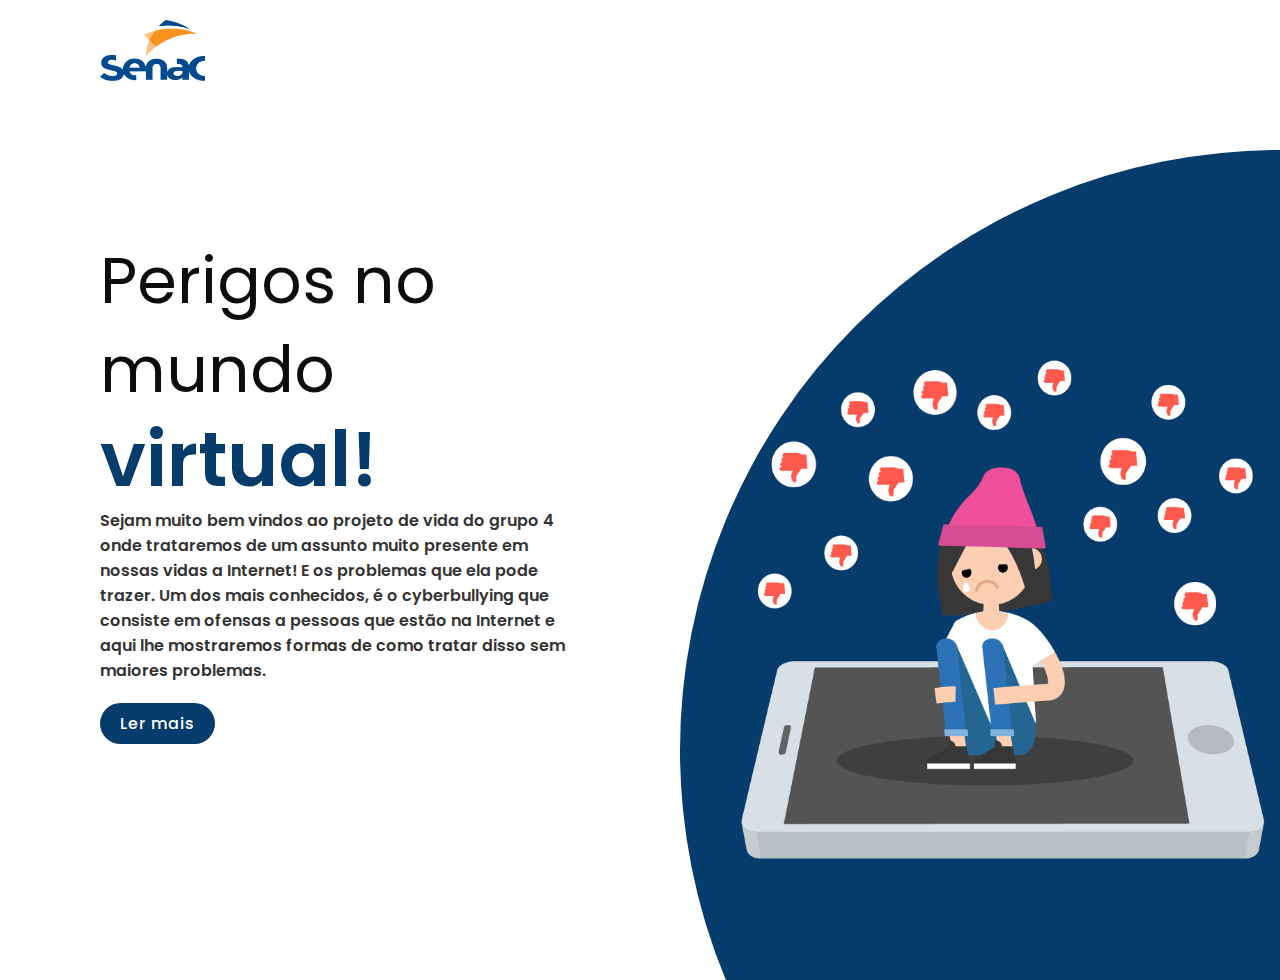
<file: index.html>
<!DOCTYPE html>
<html lang="en">

<head>
  <title>Projeto do ano letivo</title>
  <meta charset="UTF-8">
  <meta name="viewport" content="width=device-width, initial-scale=1.0">
  <link rel="stylesheet" href="https://cdnjs.cloudflare.com/ajax/libs/font-awesome/4.7.0/css/font-awesome.min.css">
  <link rel="stylesheet" href="./style/style.css">
  <link rel="shortcut icon" type="image/png" href="./img/icon/favicon.ico"/>

</head>

<body>
  <section>
    <div class="circle"></div>
    <header>
      <a target="_blank" href="https://www.sp.senac.br/senac-sorocaba"><img width="105px"
          src="./img/menu/logo_senac.png"></a>
      <div class="toggle" onclick="toggleMenu();"></div>
      <ul class="navigation">
        <li><a href="#">Início</a></li>
        <li><a href="#">Postagens</a></li>
        <li><a href="#">Sobre</a></li>
        <li><a href="#">Contato</a></li>
      </ul>
    </header>
    <div class="content">
      <div class="textBox">
        <h2>Perigos no<br>mundo <span>virtual!</span></h2>
        <p>Sejam muito bem vindos ao projeto de vida do grupo 4 onde trataremos de um assunto muito presente em
          nossas vidas a Internet! E os problemas que ela pode trazer. Um dos mais conhecidos, é o
          cyberbullying que
          consiste em ofensas a pessoas que estão na Internet e aqui lhe mostraremos formas de como tratar disso
          sem maiores problemas.</p>
        <a href="./posts/posts.html">Ler mais</a>
      </div>
      <div class="imgBox">
        <img src="./img/content/bully.png" class="coach">
      </div>
    </div>
  </section>
  <script src="./js/script.js"></script>
</body>

</html>
</file>
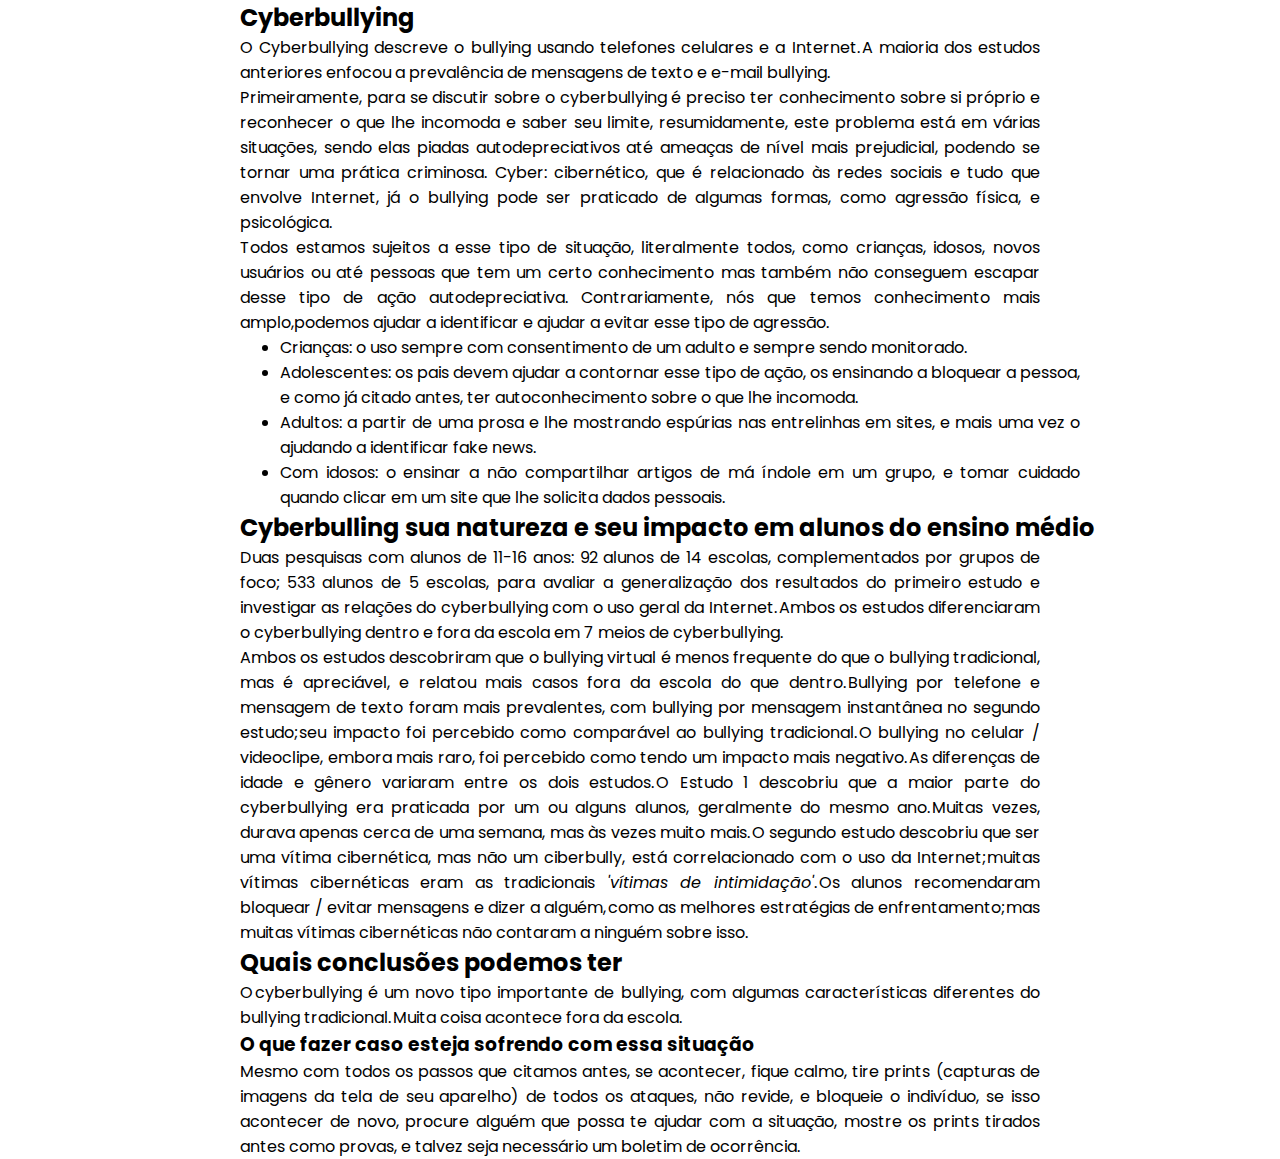
<file: articles/cyberb.html>
<?xml version="1.0" encoding="utf-8"?>
<!DOCTYPE html PUBLIC "-//W3C//DTD XHTML 1.0 Strict//EN"
"http://www.w3.org/TR/xhtml1/DTD/xhtml1-strict.dtd">
<html xmlns="http://www.w3.org/1999/xhtml" lang="en" xml:lang="en">
<head>
<meta http-equiv="Content-Type" content="text/html;charset=utf-8" />
<meta name="viewport" content="width=device-width, initial-scale=1" />
<title>Cyberbullying</title>
<meta name="generator" content="Org mode" />
<style type="text/css">
 <!--/*--><![CDATA[/*><!--*/
  .title  { text-align: center;
             margin-bottom: .2em; }
  .subtitle { text-align: center;
              font-size: medium;
              font-weight: bold;
              margin-top:0; }
  .todo   { font-family: monospace; color: red; }
  .done   { font-family: monospace; color: green; }
  .priority { font-family: monospace; color: orange; }
  .tag    { background-color: #eee; font-family: monospace;
            padding: 2px; font-size: 80%; font-weight: normal; }
  .timestamp { color: #bebebe; }
  .timestamp-kwd { color: #5f9ea0; }
  .org-right  { margin-left: auto; margin-right: 0px;  text-align: right; }
  .org-left   { margin-left: 0px;  margin-right: auto; text-align: left; }
  .org-center { margin-left: auto; margin-right: auto; text-align: center; }
  .underline { text-decoration: underline; }
  #postamble p, #preamble p { font-size: 90%; margin: .2em; }
  p.verse { margin-left: 3%; }
  pre {
    border: 1px solid #ccc;
    box-shadow: 3px 3px 3px #eee;
    padding: 8pt;
    font-family: monospace;
    overflow: auto;
    margin: 1.2em;
  }
  pre.src {
    position: relative;
    overflow: auto;
    padding-top: 1.2em;
  }
  pre.src:before {
    display: none;
    position: absolute;
    background-color: white;
    top: -10px;
    right: 10px;
    padding: 3px;
    border: 1px solid black;
  }
  pre.src:hover:before { display: inline; margin-top: 14px;}
  /* Languages per Org manual */
  pre.src-asymptote:before { content: 'Asymptote'; }
  pre.src-awk:before { content: 'Awk'; }
  pre.src-C:before { content: 'C'; }
  /* pre.src-C++ doesn't work in CSS */
  pre.src-clojure:before { content: 'Clojure'; }
  pre.src-css:before { content: 'CSS'; }
  pre.src-D:before { content: 'D'; }
  pre.src-ditaa:before { content: 'ditaa'; }
  pre.src-dot:before { content: 'Graphviz'; }
  pre.src-calc:before { content: 'Emacs Calc'; }
  pre.src-emacs-lisp:before { content: 'Emacs Lisp'; }
  pre.src-fortran:before { content: 'Fortran'; }
  pre.src-gnuplot:before { content: 'gnuplot'; }
  pre.src-haskell:before { content: 'Haskell'; }
  pre.src-hledger:before { content: 'hledger'; }
  pre.src-java:before { content: 'Java'; }
  pre.src-js:before { content: 'Javascript'; }
  pre.src-latex:before { content: 'LaTeX'; }
  pre.src-ledger:before { content: 'Ledger'; }
  pre.src-lisp:before { content: 'Lisp'; }
  pre.src-lilypond:before { content: 'Lilypond'; }
  pre.src-lua:before { content: 'Lua'; }
  pre.src-matlab:before { content: 'MATLAB'; }
  pre.src-mscgen:before { content: 'Mscgen'; }
  pre.src-ocaml:before { content: 'Objective Caml'; }
  pre.src-octave:before { content: 'Octave'; }
  pre.src-org:before { content: 'Org mode'; }
  pre.src-oz:before { content: 'OZ'; }
  pre.src-plantuml:before { content: 'Plantuml'; }
  pre.src-processing:before { content: 'Processing.js'; }
  pre.src-python:before { content: 'Python'; }
  pre.src-R:before { content: 'R'; }
  pre.src-ruby:before { content: 'Ruby'; }
  pre.src-sass:before { content: 'Sass'; }
  pre.src-scheme:before { content: 'Scheme'; }
  pre.src-screen:before { content: 'Gnu Screen'; }
  pre.src-sed:before { content: 'Sed'; }
  pre.src-sh:before { content: 'shell'; }
  pre.src-sql:before { content: 'SQL'; }
  pre.src-sqlite:before { content: 'SQLite'; }
  /* additional languages in org.el's org-babel-load-languages alist */
  pre.src-forth:before { content: 'Forth'; }
  pre.src-io:before { content: 'IO'; }
  pre.src-J:before { content: 'J'; }
  pre.src-makefile:before { content: 'Makefile'; }
  pre.src-maxima:before { content: 'Maxima'; }
  pre.src-perl:before { content: 'Perl'; }
  pre.src-picolisp:before { content: 'Pico Lisp'; }
  pre.src-scala:before { content: 'Scala'; }
  pre.src-shell:before { content: 'Shell Script'; }
  pre.src-ebnf2ps:before { content: 'ebfn2ps'; }
  /* additional language identifiers per "defun org-babel-execute"
       in ob-*.el */
  pre.src-cpp:before  { content: 'C++'; }
  pre.src-abc:before  { content: 'ABC'; }
  pre.src-coq:before  { content: 'Coq'; }
  pre.src-groovy:before  { content: 'Groovy'; }
  /* additional language identifiers from org-babel-shell-names in
     ob-shell.el: ob-shell is the only babel language using a lambda to put
     the execution function name together. */
  pre.src-bash:before  { content: 'bash'; }
  pre.src-csh:before  { content: 'csh'; }
  pre.src-ash:before  { content: 'ash'; }
  pre.src-dash:before  { content: 'dash'; }
  pre.src-ksh:before  { content: 'ksh'; }
  pre.src-mksh:before  { content: 'mksh'; }
  pre.src-posh:before  { content: 'posh'; }
  /* Additional Emacs modes also supported by the LaTeX listings package */
  pre.src-ada:before { content: 'Ada'; }
  pre.src-asm:before { content: 'Assembler'; }
  pre.src-caml:before { content: 'Caml'; }
  pre.src-delphi:before { content: 'Delphi'; }
  pre.src-html:before { content: 'HTML'; }
  pre.src-idl:before { content: 'IDL'; }
  pre.src-mercury:before { content: 'Mercury'; }
  pre.src-metapost:before { content: 'MetaPost'; }
  pre.src-modula-2:before { content: 'Modula-2'; }
  pre.src-pascal:before { content: 'Pascal'; }
  pre.src-ps:before { content: 'PostScript'; }
  pre.src-prolog:before { content: 'Prolog'; }
  pre.src-simula:before { content: 'Simula'; }
  pre.src-tcl:before { content: 'tcl'; }
  pre.src-tex:before { content: 'TeX'; }
  pre.src-plain-tex:before { content: 'Plain TeX'; }
  pre.src-verilog:before { content: 'Verilog'; }
  pre.src-vhdl:before { content: 'VHDL'; }
  pre.src-xml:before { content: 'XML'; }
  pre.src-nxml:before { content: 'XML'; }
  /* add a generic configuration mode; LaTeX export needs an additional
     (add-to-list 'org-latex-listings-langs '(conf " ")) in .emacs */
  pre.src-conf:before { content: 'Configuration File'; }

  table { border-collapse:collapse; }
  caption.t-above { caption-side: top; }
  caption.t-bottom { caption-side: bottom; }
  td, th { vertical-align:top;  }
  th.org-right  { text-align: center;  }
  th.org-left   { text-align: center;   }
  th.org-center { text-align: center; }
  td.org-right  { text-align: right;  }
  td.org-left   { text-align: left;   }
  td.org-center { text-align: center; }
  dt { font-weight: bold; }
  .footpara { display: inline; }
  .footdef  { margin-bottom: 1em; }
  .figure { padding: 1em; }
  .figure p { text-align: center; }
  .equation-container {
    display: table;
    text-align: center;
    width: 100%;
  }
  .equation {
    vertical-align: middle;
  }
  .equation-label {
    display: table-cell;
    text-align: right;
    vertical-align: middle;
  }
  .inlinetask {
    padding: 10px;
    border: 2px solid gray;
    margin: 10px;
    background: #ffffcc;
  }
  #org-div-home-and-up
   { text-align: right; font-size: 70%; white-space: nowrap; }
  textarea { overflow-x: auto; }
  .linenr { font-size: smaller }
  .code-highlighted { background-color: #ffff00; }
  .org-info-js_info-navigation { border-style: none; }
  #org-info-js_console-label
    { font-size: 10px; font-weight: bold; white-space: nowrap; }
  .org-info-js_search-highlight
    { background-color: #ffff00; color: #000000; font-weight: bold; }
  .org-svg { width: 90%; }
  /*]]>*/-->
</style>
<link rel="stylesheet" type="text/css" href="artigoHTML.css"/>
<script type="text/javascript">
// @license magnet:?xt=urn:btih:e95b018ef3580986a04669f1b5879592219e2a7a&dn=public-domain.txt Public Domain
     function CodeHighlightOn(elem, id)
     {
       var target = document.getElementById(id);
       if(null != target) {
         elem.classList.add("code-highlighted");
         target.classList.add("code-highlighted");
       }
     }
     function CodeHighlightOff(elem, id)
     {
       var target = document.getElementById(id);
       if(null != target) {
         elem.classList.remove("code-highlighted");
         target.classList.remove("code-highlighted");
       }
     }
    /*]]>*///-->
// @license-end
</script>
</head>
<body>
<div id="content">

<div id="outline-container-orga9a3bfd" class="outline-2">
<h2 id="orga9a3bfd">Cyberbullying</h2>
<div class="outline-text-2" id="text-orga9a3bfd">
<p>
O Cyberbullying descreve o bullying usando telefones celulares e a Internet. A
maioria dos estudos anteriores enfocou a prevalência de mensagens de texto e e-mail
bullying.
</p>

<p>
Primeiramente, para se discutir sobre o cyberbullying é preciso ter conhecimento sobre si
próprio e reconhecer o que lhe incomoda e saber seu limite, resumidamente, este
problema está em várias situações, sendo elas piadas autodepreciativos até ameaças de
nível mais prejudicial, podendo se tornar uma prática criminosa. Cyber: cibernético, que é
relacionado às redes sociais e tudo que envolve Internet, já o bullying pode ser praticado
de algumas formas, como agressão física, e psicológica.
</p>

<p>
Todos estamos sujeitos a esse tipo de situação, literalmente todos, como crianças, idosos, novos usuários ou até pessoas que tem um certo conhecimento mas também não conseguem escapar desse tipo de ação autodepreciativa. Contrariamente, nós que temos conhecimento mais amplo,podemos ajudar a identificar e ajudar a evitar esse tipo de agressão.
</p>

<ul class="org-ul">
<li>Crianças: o uso sempre com consentimento de um adulto e sempre sendo monitorado.</li>
<li>Adolescentes: os pais devem ajudar a contornar esse tipo de ação, os ensinando a bloquear a pessoa, e como já citado antes, ter autoconhecimento sobre o que lhe incomoda.</li>
<li>Adultos: a partir de uma prosa e lhe mostrando espúrias nas entrelinhas em sites, e mais uma vez o ajudando a identificar fake news.</li>
<li>Com idosos: o ensinar a não compartilhar artigos de má índole em um grupo, e tomar cuidado quando clicar em um site que lhe solicita dados pessoais.</li>
</ul>
</div>
</div>
<div id="outline-container-org66c4599" class="outline-2">
<h2 id="org66c4599">Cyberbulling sua natureza e seu impacto em alunos do ensino médio</h2>
<div class="outline-text-2" id="text-org66c4599">
<p>
Duas pesquisas com alunos de 11-16 anos: 92 alunos de 14 escolas, complementados por grupos de foco; 533 alunos de 5 escolas, para avaliar a generalização dos resultados do primeiro estudo e investigar as relações do cyberbullying com o uso geral da Internet. Ambos os estudos diferenciaram o cyberbullying dentro e fora da escola em 7 meios de cyberbullying.
</p>

<p>
Ambos os estudos descobriram que o bullying virtual é menos frequente do que o bullying tradicional, mas é apreciável, e relatou mais casos fora da escola do que dentro. Bullying por telefone e mensagem de texto foram mais prevalentes, com bullying por mensagem instantânea no segundo estudo; seu impacto foi percebido como comparável ao bullying tradicional. O bullying no celular / videoclipe, embora mais raro, foi percebido como tendo um impacto mais negativo. As diferenças de idade e gênero variaram entre os dois estudos. O Estudo 1 descobriu que a maior parte do cyberbullying era praticada por um ou alguns alunos, geralmente do mesmo ano. Muitas vezes, durava apenas cerca de uma semana, mas às vezes muito mais. O segundo estudo descobriu que ser uma vítima cibernética, mas não um ciberbully, está correlacionado com o uso da Internet; muitas vítimas cibernéticas eram as tradicionais <i>'vítimas de intimidação'</i>. Os alunos recomendaram bloquear / evitar mensagens e dizer a alguém, como as melhores estratégias de enfrentamento; mas muitas vítimas cibernéticas
não contaram a ninguém sobre isso.
</p>
</div>
</div>

<div id="outline-container-org8002aaa" class="outline-2">
<h2 id="org8002aaa">Quais conclusões podemos ter</h2>
<div class="outline-text-2" id="text-org8002aaa">
<p>
O cyberbullying é um novo tipo importante de bullying, com algumas características diferentes do bullying tradicional. Muita coisa acontece fora da escola.
</p>
</div>
<div id="outline-container-org6a7fe89" class="outline-3">
<h3 id="org6a7fe89">O que fazer caso esteja sofrendo com essa situação</h3>
<div class="outline-text-3" id="text-org6a7fe89">
<p>
Mesmo com todos os passos que citamos antes, se acontecer, fique calmo, tire prints (capturas de imagens da tela de seu aparelho) de todos os ataques, não revide, e bloqueie o indivíduo, se isso acontecer de novo, procure alguém que possa te ajudar com a situação, mostre os prints tirados antes como provas, e talvez seja necessário um boletim de ocorrência.
</p>
</div>
</div>
</div>
</div>
</body>
</html>
</file>
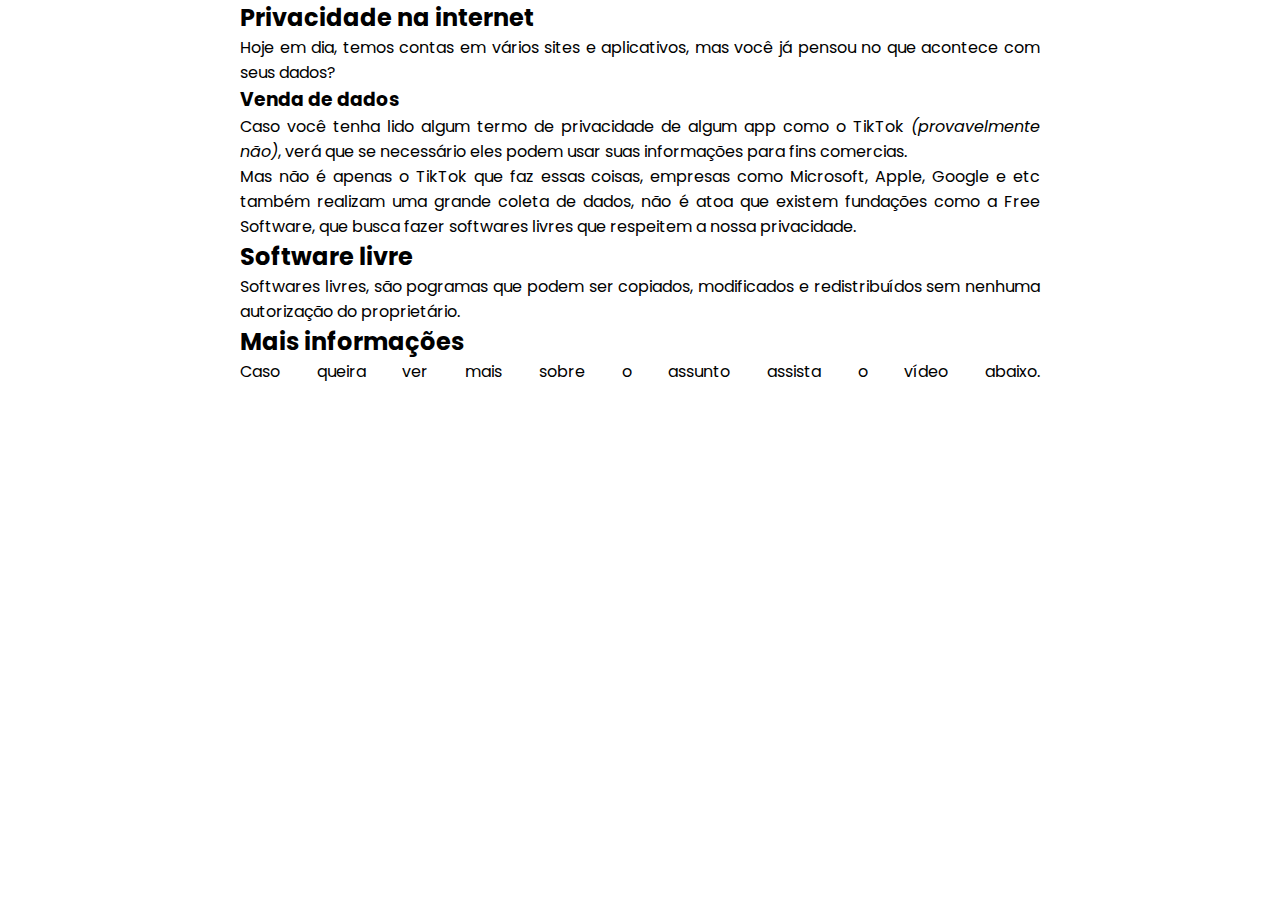
<file: articles/privacidade.html>
<?xml version="1.0" encoding="utf-8"?>
<!DOCTYPE html PUBLIC "-//W3C//DTD XHTML 1.0 Strict//EN"
"http://www.w3.org/TR/xhtml1/DTD/xhtml1-strict.dtd">
<html xmlns="http://www.w3.org/1999/xhtml" lang="en" xml:lang="en">
<head>
<meta http-equiv="Content-Type" content="text/html;charset=utf-8" />
<meta name="viewport" content="width=device-width, initial-scale=1" />
<title>Privacidade na internet</title>
<meta name="generator" content="Org mode" />
<style type="text/css">
 <!--/*--><![CDATA[/*><!--*/
  .title  { text-align: center;
             margin-bottom: .2em; }
  .subtitle { text-align: center;
              font-size: medium;
              font-weight: bold;
              margin-top:0; }
  .todo   { font-family: monospace; color: red; }
  .done   { font-family: monospace; color: green; }
  .priority { font-family: monospace; color: orange; }
  .tag    { background-color: #eee; font-family: monospace;
            padding: 2px; font-size: 80%; font-weight: normal; }
  .timestamp { color: #bebebe; }
  .timestamp-kwd { color: #5f9ea0; }
  .org-right  { margin-left: auto; margin-right: 0px;  text-align: right; }
  .org-left   { margin-left: 0px;  margin-right: auto; text-align: left; }
  .org-center { margin-left: auto; margin-right: auto; text-align: center; }
  .underline { text-decoration: underline; }
  #postamble p, #preamble p { font-size: 90%; margin: .2em; }
  p.verse { margin-left: 3%; }
  pre {
    border: 1px solid #ccc;
    box-shadow: 3px 3px 3px #eee;
    padding: 8pt;
    font-family: monospace;
    overflow: auto;
    margin: 1.2em;
  }
  pre.src {
    position: relative;
    overflow: auto;
    padding-top: 1.2em;
  }
  pre.src:before {
    display: none;
    position: absolute;
    background-color: white;
    top: -10px;
    right: 10px;
    padding: 3px;
    border: 1px solid black;
  }
  pre.src:hover:before { display: inline; margin-top: 14px;}
  /* Languages per Org manual */
  pre.src-asymptote:before { content: 'Asymptote'; }
  pre.src-awk:before { content: 'Awk'; }
  pre.src-C:before { content: 'C'; }
  /* pre.src-C++ doesn't work in CSS */
  pre.src-clojure:before { content: 'Clojure'; }
  pre.src-css:before { content: 'CSS'; }
  pre.src-D:before { content: 'D'; }
  pre.src-ditaa:before { content: 'ditaa'; }
  pre.src-dot:before { content: 'Graphviz'; }
  pre.src-calc:before { content: 'Emacs Calc'; }
  pre.src-emacs-lisp:before { content: 'Emacs Lisp'; }
  pre.src-fortran:before { content: 'Fortran'; }
  pre.src-gnuplot:before { content: 'gnuplot'; }
  pre.src-haskell:before { content: 'Haskell'; }
  pre.src-hledger:before { content: 'hledger'; }
  pre.src-java:before { content: 'Java'; }
  pre.src-js:before { content: 'Javascript'; }
  pre.src-latex:before { content: 'LaTeX'; }
  pre.src-ledger:before { content: 'Ledger'; }
  pre.src-lisp:before { content: 'Lisp'; }
  pre.src-lilypond:before { content: 'Lilypond'; }
  pre.src-lua:before { content: 'Lua'; }
  pre.src-matlab:before { content: 'MATLAB'; }
  pre.src-mscgen:before { content: 'Mscgen'; }
  pre.src-ocaml:before { content: 'Objective Caml'; }
  pre.src-octave:before { content: 'Octave'; }
  pre.src-org:before { content: 'Org mode'; }
  pre.src-oz:before { content: 'OZ'; }
  pre.src-plantuml:before { content: 'Plantuml'; }
  pre.src-processing:before { content: 'Processing.js'; }
  pre.src-python:before { content: 'Python'; }
  pre.src-R:before { content: 'R'; }
  pre.src-ruby:before { content: 'Ruby'; }
  pre.src-sass:before { content: 'Sass'; }
  pre.src-scheme:before { content: 'Scheme'; }
  pre.src-screen:before { content: 'Gnu Screen'; }
  pre.src-sed:before { content: 'Sed'; }
  pre.src-sh:before { content: 'shell'; }
  pre.src-sql:before { content: 'SQL'; }
  pre.src-sqlite:before { content: 'SQLite'; }
  /* additional languages in org.el's org-babel-load-languages alist */
  pre.src-forth:before { content: 'Forth'; }
  pre.src-io:before { content: 'IO'; }
  pre.src-J:before { content: 'J'; }
  pre.src-makefile:before { content: 'Makefile'; }
  pre.src-maxima:before { content: 'Maxima'; }
  pre.src-perl:before { content: 'Perl'; }
  pre.src-picolisp:before { content: 'Pico Lisp'; }
  pre.src-scala:before { content: 'Scala'; }
  pre.src-shell:before { content: 'Shell Script'; }
  pre.src-ebnf2ps:before { content: 'ebfn2ps'; }
  /* additional language identifiers per "defun org-babel-execute"
       in ob-*.el */
  pre.src-cpp:before  { content: 'C++'; }
  pre.src-abc:before  { content: 'ABC'; }
  pre.src-coq:before  { content: 'Coq'; }
  pre.src-groovy:before  { content: 'Groovy'; }
  /* additional language identifiers from org-babel-shell-names in
     ob-shell.el: ob-shell is the only babel language using a lambda to put
     the execution function name together. */
  pre.src-bash:before  { content: 'bash'; }
  pre.src-csh:before  { content: 'csh'; }
  pre.src-ash:before  { content: 'ash'; }
  pre.src-dash:before  { content: 'dash'; }
  pre.src-ksh:before  { content: 'ksh'; }
  pre.src-mksh:before  { content: 'mksh'; }
  pre.src-posh:before  { content: 'posh'; }
  /* Additional Emacs modes also supported by the LaTeX listings package */
  pre.src-ada:before { content: 'Ada'; }
  pre.src-asm:before { content: 'Assembler'; }
  pre.src-caml:before { content: 'Caml'; }
  pre.src-delphi:before { content: 'Delphi'; }
  pre.src-html:before { content: 'HTML'; }
  pre.src-idl:before { content: 'IDL'; }
  pre.src-mercury:before { content: 'Mercury'; }
  pre.src-metapost:before { content: 'MetaPost'; }
  pre.src-modula-2:before { content: 'Modula-2'; }
  pre.src-pascal:before { content: 'Pascal'; }
  pre.src-ps:before { content: 'PostScript'; }
  pre.src-prolog:before { content: 'Prolog'; }
  pre.src-simula:before { content: 'Simula'; }
  pre.src-tcl:before { content: 'tcl'; }
  pre.src-tex:before { content: 'TeX'; }
  pre.src-plain-tex:before { content: 'Plain TeX'; }
  pre.src-verilog:before { content: 'Verilog'; }
  pre.src-vhdl:before { content: 'VHDL'; }
  pre.src-xml:before { content: 'XML'; }
  pre.src-nxml:before { content: 'XML'; }
  /* add a generic configuration mode; LaTeX export needs an additional
     (add-to-list 'org-latex-listings-langs '(conf " ")) in .emacs */
  pre.src-conf:before { content: 'Configuration File'; }

  table { border-collapse:collapse; }
  caption.t-above { caption-side: top; }
  caption.t-bottom { caption-side: bottom; }
  td, th { vertical-align:top;  }
  th.org-right  { text-align: center;  }
  th.org-left   { text-align: center;   }
  th.org-center { text-align: center; }
  td.org-right  { text-align: right;  }
  td.org-left   { text-align: left;   }
  td.org-center { text-align: center; }
  dt { font-weight: bold; }
  .footpara { display: inline; }
  .footdef  { margin-bottom: 1em; }
  .figure { padding: 1em; }
  .figure p { text-align: center; }
  .equation-container {
    display: table;
    text-align: center;
    width: 100%;
  }
  .equation {
    vertical-align: middle;
  }
  .equation-label {
    display: table-cell;
    text-align: right;
    vertical-align: middle;
  }
  .inlinetask {
    padding: 10px;
    border: 2px solid gray;
    margin: 10px;
    background: #ffffcc;
  }
  #org-div-home-and-up
   { text-align: right; font-size: 70%; white-space: nowrap; }
  textarea { overflow-x: auto; }
  .linenr { font-size: smaller }
  .code-highlighted { background-color: #ffff00; }
  .org-info-js_info-navigation { border-style: none; }
  #org-info-js_console-label
    { font-size: 10px; font-weight: bold; white-space: nowrap; }
  .org-info-js_search-highlight
    { background-color: #ffff00; color: #000000; font-weight: bold; }
  .org-svg { width: 90%; }
  /*]]>*/-->
</style>
<link rel="stylesheet" type="text/css" href="artigoHTML.css"/>
<script type="text/javascript">
// @license magnet:?xt=urn:btih:e95b018ef3580986a04669f1b5879592219e2a7a&dn=public-domain.txt Public Domain
<!--/*--><![CDATA[/*><!--*/
     function CodeHighlightOn(elem, id)
     {
       var target = document.getElementById(id);
       if(null != target) {
         elem.classList.add("code-highlighted");
         target.classList.add("code-highlighted");
       }
     }
     function CodeHighlightOff(elem, id)
     {
       var target = document.getElementById(id);
       if(null != target) {
         elem.classList.remove("code-highlighted");
         target.classList.remove("code-highlighted");
       }
     }
    /*]]>*///-->
// @license-end
</script>
</head>
<body>
<div id="content">
<div id="outline-container-orgcf0cd0b" class="outline-2">
<h2 id="orgcf0cd0b">Privacidade na internet</h2>
<div class="outline-text-2" id="text-orgcf0cd0b">
<p>
Hoje em dia, temos contas em vários sites e aplicativos, mas você já pensou no que acontece com seus dados?
</p>
</div>
<div id="outline-container-orga313cce" class="outline-3">
<h3 id="orga313cce">Venda de dados</h3>
<div class="outline-text-3" id="text-orga313cce">
<p>
Caso você tenha lido algum termo de privacidade de algum app como o TikTok <i>(provavelmente não)</i>, verá que se necessário eles podem usar suas informações para fins comercias.
</p>

<p>
Mas não é apenas o TikTok que faz essas coisas, empresas como Microsoft, Apple, Google e etc também realizam uma grande coleta de dados, não é atoa que existem fundações como a Free Software, que busca fazer softwares livres que respeitem a nossa privacidade.
</p>
</div>
</div>
</div>
<div id="outline-container-org0b20b74" class="outline-2">
<h2 id="org0b20b74">Software livre</h2>
<div class="outline-text-2" id="text-org0b20b74">
<p>
Softwares livres, são pogramas que podem ser copiados, modificados e redistribuídos sem nenhuma autorização do proprietário.
</p>
</div>
</div>

<div id="outline-container-org27b774e" class="outline-2">
<h2 id="org27b774e">Mais informações</h2>
<div class="outline-text-2" id="text-org27b774e">
<p>
Caso queira ver mais sobre o assunto assista o vídeo abaixo.
<iframe width="560" height="315" src="https://www.youtube.com/embed/wZvDZfO13mA" title="YouTube video player" frameborder="0" allow="accelerometer; autoplay; clipboard-write; encrypted-media; gyroscope; picture-in-picture" allowfullscreen></iframe>
</p>
</div>
</div>
</div>
</body>
</html>
</file>
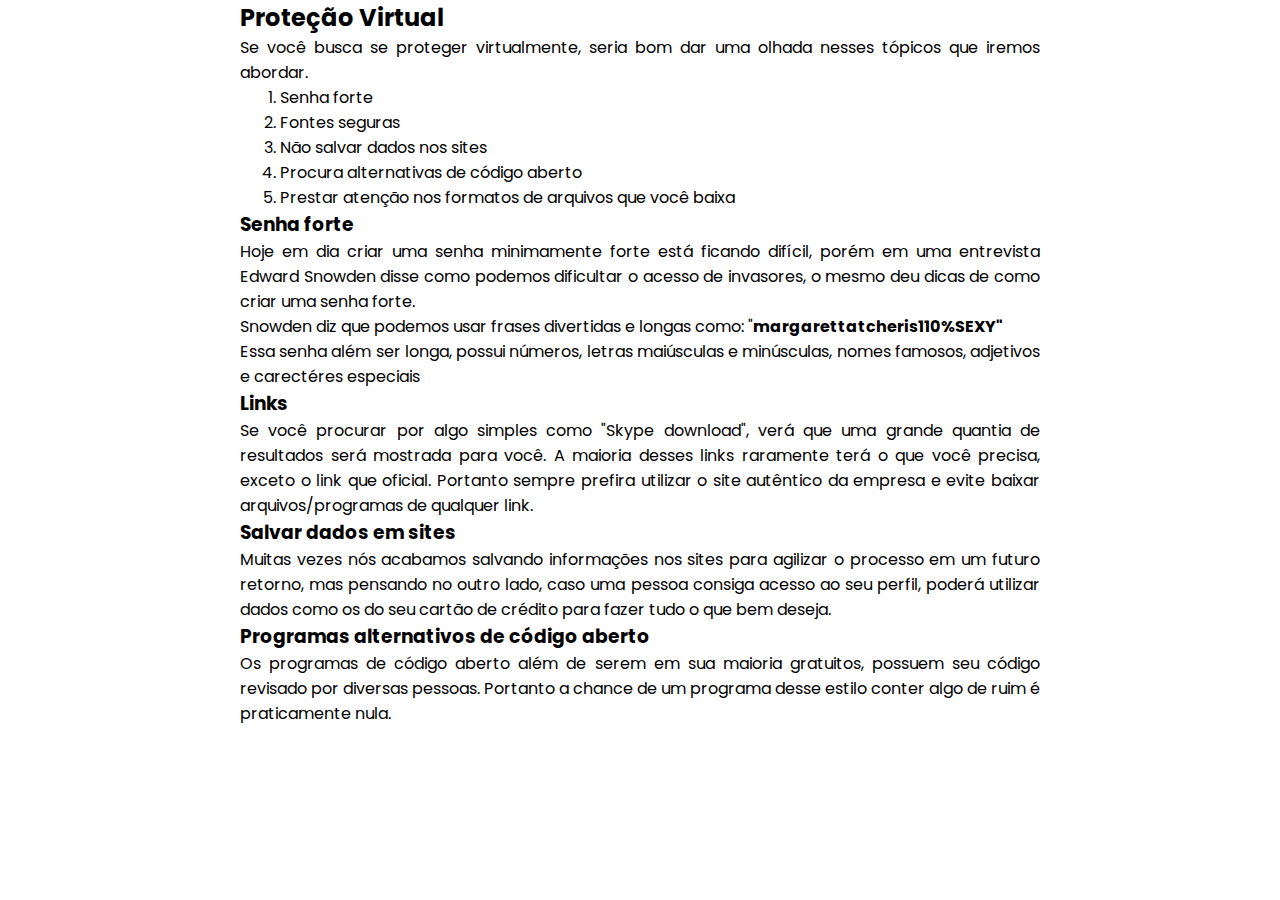
<file: articles/sec.html>
<?xml version="1.0" encoding="utf-8"?>
<!DOCTYPE html PUBLIC "-//W3C//DTD XHTML 1.0 Strict//EN"
"http://www.w3.org/TR/xhtml1/DTD/xhtml1-strict.dtd">
<html xmlns="http://www.w3.org/1999/xhtml" lang="en" xml:lang="en">
<head>
<meta http-equiv="Content-Type" content="text/html;charset=utf-8" />
<meta name="viewport" content="width=device-width, initial-scale=1" />
<title>Cyberbullying</title>
<meta name="generator" content="Org mode" />
<style type="text/css">
 <!--/*--><![CDATA[/*><!--*/
  .title  { text-align: center;
             margin-bottom: .2em; }
  .subtitle { text-align: center;
              font-size: medium;
              font-weight: bold;
              margin-top:0; }
  .todo   { font-family: monospace; color: red; }
  .done   { font-family: monospace; color: green; }
  .priority { font-family: monospace; color: orange; }
  .tag    { background-color: #eee; font-family: monospace;
            padding: 2px; font-size: 80%; font-weight: normal; }
  .timestamp { color: #bebebe; }
  .timestamp-kwd { color: #5f9ea0; }
  .org-right  { margin-left: auto; margin-right: 0px;  text-align: right; }
  .org-left   { margin-left: 0px;  margin-right: auto; text-align: left; }
  .org-center { margin-left: auto; margin-right: auto; text-align: center; }
  .underline { text-decoration: underline; }
  #postamble p, #preamble p { font-size: 90%; margin: .2em; }
  p.verse { margin-left: 3%; }
  pre {
    border: 1px solid #ccc;
    box-shadow: 3px 3px 3px #eee;
    padding: 8pt;
    font-family: monospace;
    overflow: auto;
    margin: 1.2em;
  }
  pre.src {
    position: relative;
    overflow: auto;
    padding-top: 1.2em;
  }
  pre.src:before {
    display: none;
    position: absolute;
    background-color: white;
    top: -10px;
    right: 10px;
    padding: 3px;
    border: 1px solid black;
  }
  pre.src:hover:before { display: inline; margin-top: 14px;}
  /* Languages per Org manual */
  pre.src-asymptote:before { content: 'Asymptote'; }
  pre.src-awk:before { content: 'Awk'; }
  pre.src-C:before { content: 'C'; }
  /* pre.src-C++ doesn't work in CSS */
  pre.src-clojure:before { content: 'Clojure'; }
  pre.src-css:before { content: 'CSS'; }
  pre.src-D:before { content: 'D'; }
  pre.src-ditaa:before { content: 'ditaa'; }
  pre.src-dot:before { content: 'Graphviz'; }
  pre.src-calc:before { content: 'Emacs Calc'; }
  pre.src-emacs-lisp:before { content: 'Emacs Lisp'; }
  pre.src-fortran:before { content: 'Fortran'; }
  pre.src-gnuplot:before { content: 'gnuplot'; }
  pre.src-haskell:before { content: 'Haskell'; }
  pre.src-hledger:before { content: 'hledger'; }
  pre.src-java:before { content: 'Java'; }
  pre.src-js:before { content: 'Javascript'; }
  pre.src-latex:before { content: 'LaTeX'; }
  pre.src-ledger:before { content: 'Ledger'; }
  pre.src-lisp:before { content: 'Lisp'; }
  pre.src-lilypond:before { content: 'Lilypond'; }
  pre.src-lua:before { content: 'Lua'; }
  pre.src-matlab:before { content: 'MATLAB'; }
  pre.src-mscgen:before { content: 'Mscgen'; }
  pre.src-ocaml:before { content: 'Objective Caml'; }
  pre.src-octave:before { content: 'Octave'; }
  pre.src-org:before { content: 'Org mode'; }
  pre.src-oz:before { content: 'OZ'; }
  pre.src-plantuml:before { content: 'Plantuml'; }
  pre.src-processing:before { content: 'Processing.js'; }
  pre.src-python:before { content: 'Python'; }
  pre.src-R:before { content: 'R'; }
  pre.src-ruby:before { content: 'Ruby'; }
  pre.src-sass:before { content: 'Sass'; }
  pre.src-scheme:before { content: 'Scheme'; }
  pre.src-screen:before { content: 'Gnu Screen'; }
  pre.src-sed:before { content: 'Sed'; }
  pre.src-sh:before { content: 'shell'; }
  pre.src-sql:before { content: 'SQL'; }
  pre.src-sqlite:before { content: 'SQLite'; }
  /* additional languages in org.el's org-babel-load-languages alist */
  pre.src-forth:before { content: 'Forth'; }
  pre.src-io:before { content: 'IO'; }
  pre.src-J:before { content: 'J'; }
  pre.src-makefile:before { content: 'Makefile'; }
  pre.src-maxima:before { content: 'Maxima'; }
  pre.src-perl:before { content: 'Perl'; }
  pre.src-picolisp:before { content: 'Pico Lisp'; }
  pre.src-scala:before { content: 'Scala'; }
  pre.src-shell:before { content: 'Shell Script'; }
  pre.src-ebnf2ps:before { content: 'ebfn2ps'; }
  /* additional language identifiers per "defun org-babel-execute"
       in ob-*.el */
  pre.src-cpp:before  { content: 'C++'; }
  pre.src-abc:before  { content: 'ABC'; }
  pre.src-coq:before  { content: 'Coq'; }
  pre.src-groovy:before  { content: 'Groovy'; }
  /* additional language identifiers from org-babel-shell-names in
     ob-shell.el: ob-shell is the only babel language using a lambda to put
     the execution function name together. */
  pre.src-bash:before  { content: 'bash'; }
  pre.src-csh:before  { content: 'csh'; }
  pre.src-ash:before  { content: 'ash'; }
  pre.src-dash:before  { content: 'dash'; }
  pre.src-ksh:before  { content: 'ksh'; }
  pre.src-mksh:before  { content: 'mksh'; }
  pre.src-posh:before  { content: 'posh'; }
  /* Additional Emacs modes also supported by the LaTeX listings package */
  pre.src-ada:before { content: 'Ada'; }
  pre.src-asm:before { content: 'Assembler'; }
  pre.src-caml:before { content: 'Caml'; }
  pre.src-delphi:before { content: 'Delphi'; }
  pre.src-html:before { content: 'HTML'; }
  pre.src-idl:before { content: 'IDL'; }
  pre.src-mercury:before { content: 'Mercury'; }
  pre.src-metapost:before { content: 'MetaPost'; }
  pre.src-modula-2:before { content: 'Modula-2'; }
  pre.src-pascal:before { content: 'Pascal'; }
  pre.src-ps:before { content: 'PostScript'; }
  pre.src-prolog:before { content: 'Prolog'; }
  pre.src-simula:before { content: 'Simula'; }
  pre.src-tcl:before { content: 'tcl'; }
  pre.src-tex:before { content: 'TeX'; }
  pre.src-plain-tex:before { content: 'Plain TeX'; }
  pre.src-verilog:before { content: 'Verilog'; }
  pre.src-vhdl:before { content: 'VHDL'; }
  pre.src-xml:before { content: 'XML'; }
  pre.src-nxml:before { content: 'XML'; }
  /* add a generic configuration mode; LaTeX export needs an additional
     (add-to-list 'org-latex-listings-langs '(conf " ")) in .emacs */
  pre.src-conf:before { content: 'Configuration File'; }

  table { border-collapse:collapse; }
  caption.t-above { caption-side: top; }
  caption.t-bottom { caption-side: bottom; }
  td, th { vertical-align:top;  }
  th.org-right  { text-align: center;  }
  th.org-left   { text-align: center;   }
  th.org-center { text-align: center; }
  td.org-right  { text-align: right;  }
  td.org-left   { text-align: left;   }
  td.org-center { text-align: center; }
  dt { font-weight: bold; }
  .footpara { display: inline; }
  .footdef  { margin-bottom: 1em; }
  .figure { padding: 1em; }
  .figure p { text-align: center; }
  .equation-container {
    display: table;
    text-align: center;
    width: 100%;
  }
  .equation {
    vertical-align: middle;
  }
  .equation-label {
    display: table-cell;
    text-align: right;
    vertical-align: middle;
  }
  .inlinetask {
    padding: 10px;
    border: 2px solid gray;
    margin: 10px;
    background: #ffffcc;
  }
  #org-div-home-and-up
   { text-align: right; font-size: 70%; white-space: nowrap; }
  textarea { overflow-x: auto; }
  .linenr { font-size: smaller }
  .code-highlighted { background-color: #ffff00; }
  .org-info-js_info-navigation { border-style: none; }
  #org-info-js_console-label
    { font-size: 10px; font-weight: bold; white-space: nowrap; }
  .org-info-js_search-highlight
    { background-color: #ffff00; color: #000000; font-weight: bold; }
  .org-svg { width: 90%; }
  /*]]>*/-->
</style>
<link rel="stylesheet" type="text/css" href="artigoHTML.css"/>
<script type="text/javascript">
// @license magnet:?xt=urn:btih:e95b018ef3580986a04669f1b5879592219e2a7a&dn=public-domain.txt Public Domain
<!--/*--><![CDATA[/*><!--*/
     function CodeHighlightOn(elem, id)
     {
       var target = document.getElementById(id);
       if(null != target) {
         elem.classList.add("code-highlighted");
         target.classList.add("code-highlighted");
       }
     }
     function CodeHighlightOff(elem, id)
     {
       var target = document.getElementById(id);
       if(null != target) {
         elem.classList.remove("code-highlighted");
         target.classList.remove("code-highlighted");
       }
     }
    /*]]>*///-->
// @license-end
</script>
</head>
<body>
<div id="content">
<div id="outline-container-orga125a03" class="outline-2">
<h2 id="orga125a03">Proteção Virtual</h2>
<div class="outline-text-2" id="text-orga125a03">
<p>
Se você busca se proteger virtualmente, seria bom dar uma olhada nesses tópicos que iremos abordar.
</p>
<ol class="org-ol">
<li>Senha forte</li>
<li>Fontes seguras</li>
<li>Não salvar dados nos sites</li>
<li>Procura alternativas de código aberto</li>
<li>Prestar atenção nos formatos de arquivos que você baixa</li>
</ol>
</div>
<div id="outline-container-orgae2d1e4" class="outline-3">
<h3 id="orgae2d1e4">Senha forte</h3>
<div class="outline-text-3" id="text-orgae2d1e4">
<p>
Hoje em dia criar uma senha minimamente forte está ficando difícil, porém em uma entrevista Edward Snowden disse como podemos dificultar o acesso de invasores, o mesmo deu dicas de como criar uma senha forte.
</p>

<p>
Snowden diz que podemos usar frases divertidas e longas como:
"<b>margarettatcheris110%SEXY"</b>
</p>

<p>
Essa senha além ser longa, possui números, letras maiúsculas e minúsculas, nomes famosos, adjetivos e carectéres especiais
</p>
</div>
</div>
<div id="outline-container-org11cfff7" class="outline-3">
<h3 id="org11cfff7">Links</h3>
<div class="outline-text-3" id="text-org11cfff7">
<p>
Se você procurar por algo simples como "Skype download", verá que uma grande quantia de resultados será mostrada para você. A maioria desses links raramente terá o que você precisa, exceto o link que oficial. Portanto sempre prefira utilizar o site autêntico da empresa e evite baixar arquivos/programas de qualquer link.
</p>
</div>
</div>
<div id="outline-container-org12f5951" class="outline-3">
<h3 id="org12f5951">Salvar dados em sites</h3>
<div class="outline-text-3" id="text-org12f5951">
<p>
Muitas vezes nós acabamos salvando informações nos sites para agilizar o processo em um futuro retorno, mas pensando no outro lado, caso uma pessoa consiga acesso ao seu perfil, poderá utilizar dados como os do seu cartão de crédito para fazer tudo o que bem deseja.
</p>
</div>
</div>
<div id="outline-container-org52e2758" class="outline-3">
<h3 id="org52e2758">Programas alternativos de código aberto</h3>
<div class="outline-text-3" id="text-org52e2758">
<p>
Os programas de código aberto além de serem em sua maioria gratuitos, possuem seu código revisado por diversas pessoas. Portanto a chance de um programa desse estilo conter algo de ruim é praticamente nula. 
</p>
</div>
</div>
</div>
</div>
</body>
</html>
</file>
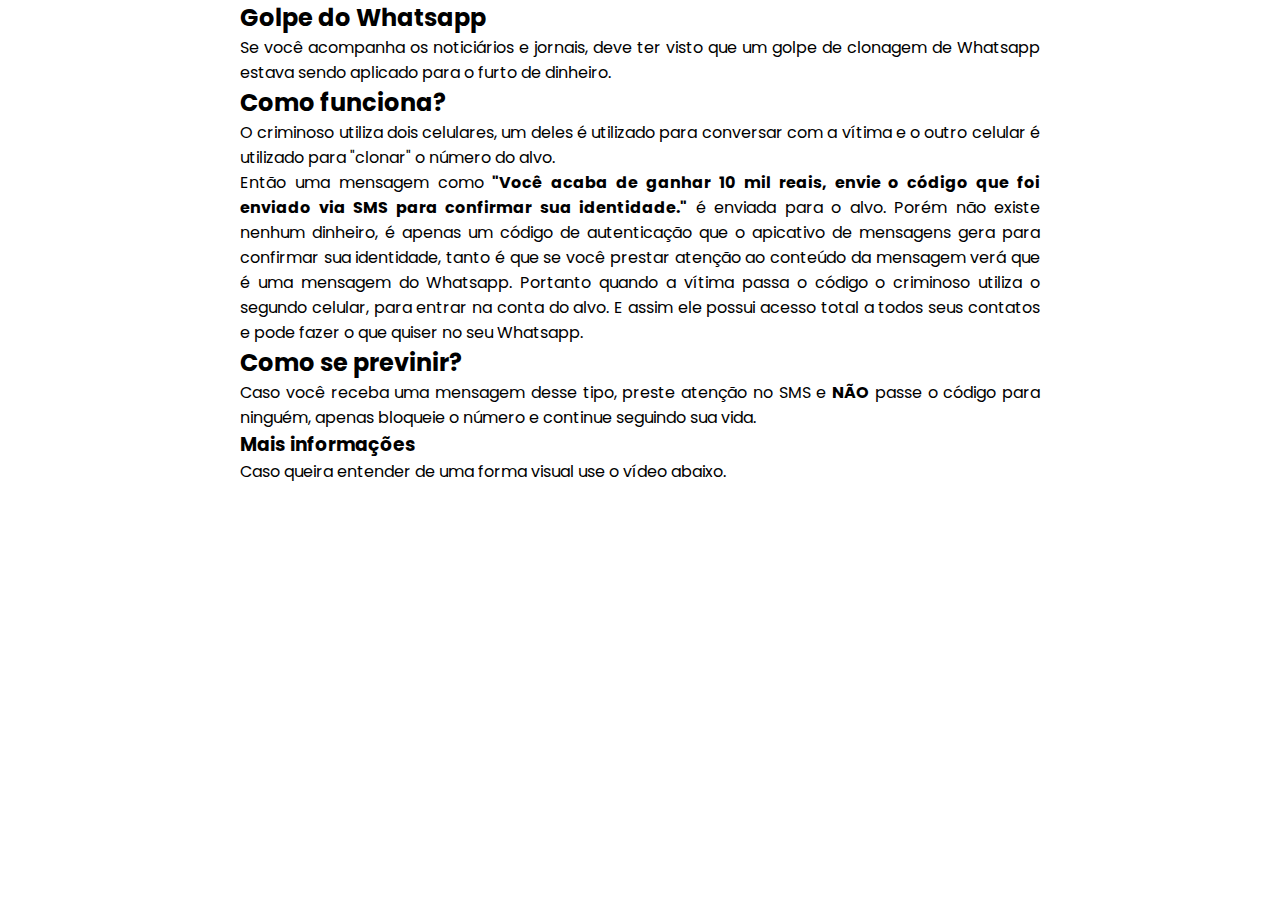
<file: articles/zapzap.html>
<?xml version="1.0" encoding="utf-8"?>
<!DOCTYPE html PUBLIC "-//W3C//DTD XHTML 1.0 Strict//EN"
"http://www.w3.org/TR/xhtml1/DTD/xhtml1-strict.dtd">
<html xmlns="http://www.w3.org/1999/xhtml" lang="en" xml:lang="en">
<head>
<meta http-equiv="Content-Type" content="text/html;charset=utf-8" />
<meta name="viewport" content="width=device-width, initial-scale=1" />
<title>Golpe do Whatsapp</title>
<meta name="generator" content="Org mode" />
<style type="text/css">
 <!--/*--><![CDATA[/*><!--*/
  .title  { text-align: center;
             margin-bottom: .2em; }
  .subtitle { text-align: center;
              font-size: medium;
              font-weight: bold;
              margin-top:0; }
  .todo   { font-family: monospace; color: red; }
  .done   { font-family: monospace; color: green; }
  .priority { font-family: monospace; color: orange; }
  .tag    { background-color: #eee; font-family: monospace;
            padding: 2px; font-size: 80%; font-weight: normal; }
  .timestamp { color: #bebebe; }
  .timestamp-kwd { color: #5f9ea0; }
  .org-right  { margin-left: auto; margin-right: 0px;  text-align: right; }
  .org-left   { margin-left: 0px;  margin-right: auto; text-align: left; }
  .org-center { margin-left: auto; margin-right: auto; text-align: center; }
  .underline { text-decoration: underline; }
  #postamble p, #preamble p { font-size: 90%; margin: .2em; }
  p.verse { margin-left: 3%; }
  pre {
    border: 1px solid #ccc;
    box-shadow: 3px 3px 3px #eee;
    padding: 8pt;
    font-family: monospace;
    overflow: auto;
    margin: 1.2em;
  }
  pre.src {
    position: relative;
    overflow: auto;
    padding-top: 1.2em;
  }
  pre.src:before {
    display: none;
    position: absolute;
    background-color: white;
    top: -10px;
    right: 10px;
    padding: 3px;
    border: 1px solid black;
  }
  pre.src:hover:before { display: inline; margin-top: 14px;}
  /* Languages per Org manual */
  pre.src-asymptote:before { content: 'Asymptote'; }
  pre.src-awk:before { content: 'Awk'; }
  pre.src-C:before { content: 'C'; }
  /* pre.src-C++ doesn't work in CSS */
  pre.src-clojure:before { content: 'Clojure'; }
  pre.src-css:before { content: 'CSS'; }
  pre.src-D:before { content: 'D'; }
  pre.src-ditaa:before { content: 'ditaa'; }
  pre.src-dot:before { content: 'Graphviz'; }
  pre.src-calc:before { content: 'Emacs Calc'; }
  pre.src-emacs-lisp:before { content: 'Emacs Lisp'; }
  pre.src-fortran:before { content: 'Fortran'; }
  pre.src-gnuplot:before { content: 'gnuplot'; }
  pre.src-haskell:before { content: 'Haskell'; }
  pre.src-hledger:before { content: 'hledger'; }
  pre.src-java:before { content: 'Java'; }
  pre.src-js:before { content: 'Javascript'; }
  pre.src-latex:before { content: 'LaTeX'; }
  pre.src-ledger:before { content: 'Ledger'; }
  pre.src-lisp:before { content: 'Lisp'; }
  pre.src-lilypond:before { content: 'Lilypond'; }
  pre.src-lua:before { content: 'Lua'; }
  pre.src-matlab:before { content: 'MATLAB'; }
  pre.src-mscgen:before { content: 'Mscgen'; }
  pre.src-ocaml:before { content: 'Objective Caml'; }
  pre.src-octave:before { content: 'Octave'; }
  pre.src-org:before { content: 'Org mode'; }
  pre.src-oz:before { content: 'OZ'; }
  pre.src-plantuml:before { content: 'Plantuml'; }
  pre.src-processing:before { content: 'Processing.js'; }
  pre.src-python:before { content: 'Python'; }
  pre.src-R:before { content: 'R'; }
  pre.src-ruby:before { content: 'Ruby'; }
  pre.src-sass:before { content: 'Sass'; }
  pre.src-scheme:before { content: 'Scheme'; }
  pre.src-screen:before { content: 'Gnu Screen'; }
  pre.src-sed:before { content: 'Sed'; }
  pre.src-sh:before { content: 'shell'; }
  pre.src-sql:before { content: 'SQL'; }
  pre.src-sqlite:before { content: 'SQLite'; }
  /* additional languages in org.el's org-babel-load-languages alist */
  pre.src-forth:before { content: 'Forth'; }
  pre.src-io:before { content: 'IO'; }
  pre.src-J:before { content: 'J'; }
  pre.src-makefile:before { content: 'Makefile'; }
  pre.src-maxima:before { content: 'Maxima'; }
  pre.src-perl:before { content: 'Perl'; }
  pre.src-picolisp:before { content: 'Pico Lisp'; }
  pre.src-scala:before { content: 'Scala'; }
  pre.src-shell:before { content: 'Shell Script'; }
  pre.src-ebnf2ps:before { content: 'ebfn2ps'; }
  /* additional language identifiers per "defun org-babel-execute"
       in ob-*.el */
  pre.src-cpp:before  { content: 'C++'; }
  pre.src-abc:before  { content: 'ABC'; }
  pre.src-coq:before  { content: 'Coq'; }
  pre.src-groovy:before  { content: 'Groovy'; }
  /* additional language identifiers from org-babel-shell-names in
     ob-shell.el: ob-shell is the only babel language using a lambda to put
     the execution function name together. */
  pre.src-bash:before  { content: 'bash'; }
  pre.src-csh:before  { content: 'csh'; }
  pre.src-ash:before  { content: 'ash'; }
  pre.src-dash:before  { content: 'dash'; }
  pre.src-ksh:before  { content: 'ksh'; }
  pre.src-mksh:before  { content: 'mksh'; }
  pre.src-posh:before  { content: 'posh'; }
  /* Additional Emacs modes also supported by the LaTeX listings package */
  pre.src-ada:before { content: 'Ada'; }
  pre.src-asm:before { content: 'Assembler'; }
  pre.src-caml:before { content: 'Caml'; }
  pre.src-delphi:before { content: 'Delphi'; }
  pre.src-html:before { content: 'HTML'; }
  pre.src-idl:before { content: 'IDL'; }
  pre.src-mercury:before { content: 'Mercury'; }
  pre.src-metapost:before { content: 'MetaPost'; }
  pre.src-modula-2:before { content: 'Modula-2'; }
  pre.src-pascal:before { content: 'Pascal'; }
  pre.src-ps:before { content: 'PostScript'; }
  pre.src-prolog:before { content: 'Prolog'; }
  pre.src-simula:before { content: 'Simula'; }
  pre.src-tcl:before { content: 'tcl'; }
  pre.src-tex:before { content: 'TeX'; }
  pre.src-plain-tex:before { content: 'Plain TeX'; }
  pre.src-verilog:before { content: 'Verilog'; }
  pre.src-vhdl:before { content: 'VHDL'; }
  pre.src-xml:before { content: 'XML'; }
  pre.src-nxml:before { content: 'XML'; }
  /* add a generic configuration mode; LaTeX export needs an additional
     (add-to-list 'org-latex-listings-langs '(conf " ")) in .emacs */
  pre.src-conf:before { content: 'Configuration File'; }

  table { border-collapse:collapse; }
  caption.t-above { caption-side: top; }
  caption.t-bottom { caption-side: bottom; }
  td, th { vertical-align:top;  }
  th.org-right  { text-align: center;  }
  th.org-left   { text-align: center;   }
  th.org-center { text-align: center; }
  td.org-right  { text-align: right;  }
  td.org-left   { text-align: left;   }
  td.org-center { text-align: center; }
  dt { font-weight: bold; }
  .footpara { display: inline; }
  .footdef  { margin-bottom: 1em; }
  .figure { padding: 1em; }
  .figure p { text-align: center; }
  .equation-container {
    display: table;
    text-align: center;
    width: 100%;
  }
  .equation {
    vertical-align: middle;
  }
  .equation-label {
    display: table-cell;
    text-align: right;
    vertical-align: middle;
  }
  .inlinetask {
    padding: 10px;
    border: 2px solid gray;
    margin: 10px;
    background: #ffffcc;
  }
  #org-div-home-and-up
   { text-align: right; font-size: 70%; white-space: nowrap; }
  textarea { overflow-x: auto; }
  .linenr { font-size: smaller }
  .code-highlighted { background-color: #ffff00; }
  .org-info-js_info-navigation { border-style: none; }
  #org-info-js_console-label
    { font-size: 10px; font-weight: bold; white-space: nowrap; }
  .org-info-js_search-highlight
    { background-color: #ffff00; color: #000000; font-weight: bold; }
  .org-svg { width: 90%; }
  /*]]>*/-->
</style>
<link rel="stylesheet" type="text/css" href="artigoHTML.css"/>
<script type="text/javascript">
// @license magnet:?xt=urn:btih:e95b018ef3580986a04669f1b5879592219e2a7a&dn=public-domain.txt Public Domain
<!--/*--><![CDATA[/*><!--*/
     function CodeHighlightOn(elem, id)
     {
       var target = document.getElementById(id);
       if(null != target) {
         elem.classList.add("code-highlighted");
         target.classList.add("code-highlighted");
       }
     }
     function CodeHighlightOff(elem, id)
     {
       var target = document.getElementById(id);
       if(null != target) {
         elem.classList.remove("code-highlighted");
         target.classList.remove("code-highlighted");
       }
     }
    /*]]>*///-->
// @license-end
</script>
</head>
<body>
<div id="content">
<div id="outline-container-org06b41ad" class="outline-2">
<h2 id="org06b41ad">Golpe do Whatsapp</h2>
<div class="outline-text-2" id="text-org06b41ad">
<p>
Se você acompanha os noticiários e jornais, deve ter visto que um golpe de clonagem de Whatsapp estava sendo aplicado para o furto de dinheiro.
</p>
</div>
</div>

<div id="outline-container-orga844fdb" class="outline-2">
<h2 id="orga844fdb">Como funciona?</h2>
<div class="outline-text-2" id="text-orga844fdb">
<p>
O criminoso utiliza dois celulares, um deles é utilizado para conversar com a vítima e o outro celular é utilizado para "clonar" o número do alvo.
</p>

<p>
Então uma mensagem como <b>"Você acaba de ganhar 10 mil reais, envie o código que foi enviado via SMS para confirmar sua identidade."</b> é enviada para o alvo. Porém não existe nenhum dinheiro, é apenas um código de autenticação que o apicativo de mensagens gera para confirmar sua identidade, tanto é que se você prestar atenção ao conteúdo da mensagem verá que é uma mensagem do Whatsapp. Portanto quando a vítima passa o código o criminoso utiliza o segundo celular, para entrar na conta do alvo. E assim ele possui acesso total a todos seus contatos e pode fazer o que quiser no seu Whatsapp.
</p>
</div>
</div>

<div id="outline-container-org3f99a36" class="outline-2">
<h2 id="org3f99a36">Como se previnir?</h2>
<div class="outline-text-2" id="text-org3f99a36">
<p>
Caso você receba uma mensagem desse tipo, preste atenção no SMS e <b>NÃO</b> passe o código para ninguém, apenas bloqueie o número e continue seguindo sua vida.
</p>
</div>

<div id="outline-container-orgb6eae14" class="outline-3">
<h3 id="orgb6eae14">Mais informações</h3>
<div class="outline-text-3" id="text-orgb6eae14">
<p>
	Caso queira entender de uma forma visual use o vídeo abaixo.
	<br>
	<iframe width="560" height="315" src="https://www.youtube.com/embed/HjIy9ZQEVzM" title="YouTube video player" frameborder="0" allow="accelerometer; autoplay; clipboard-write; encrypted-media; gyroscope; picture-in-picture" allowfullscreen></iframe>
</p>
</div>
</div>
</div>
</div>
</body>
</html>
</file>
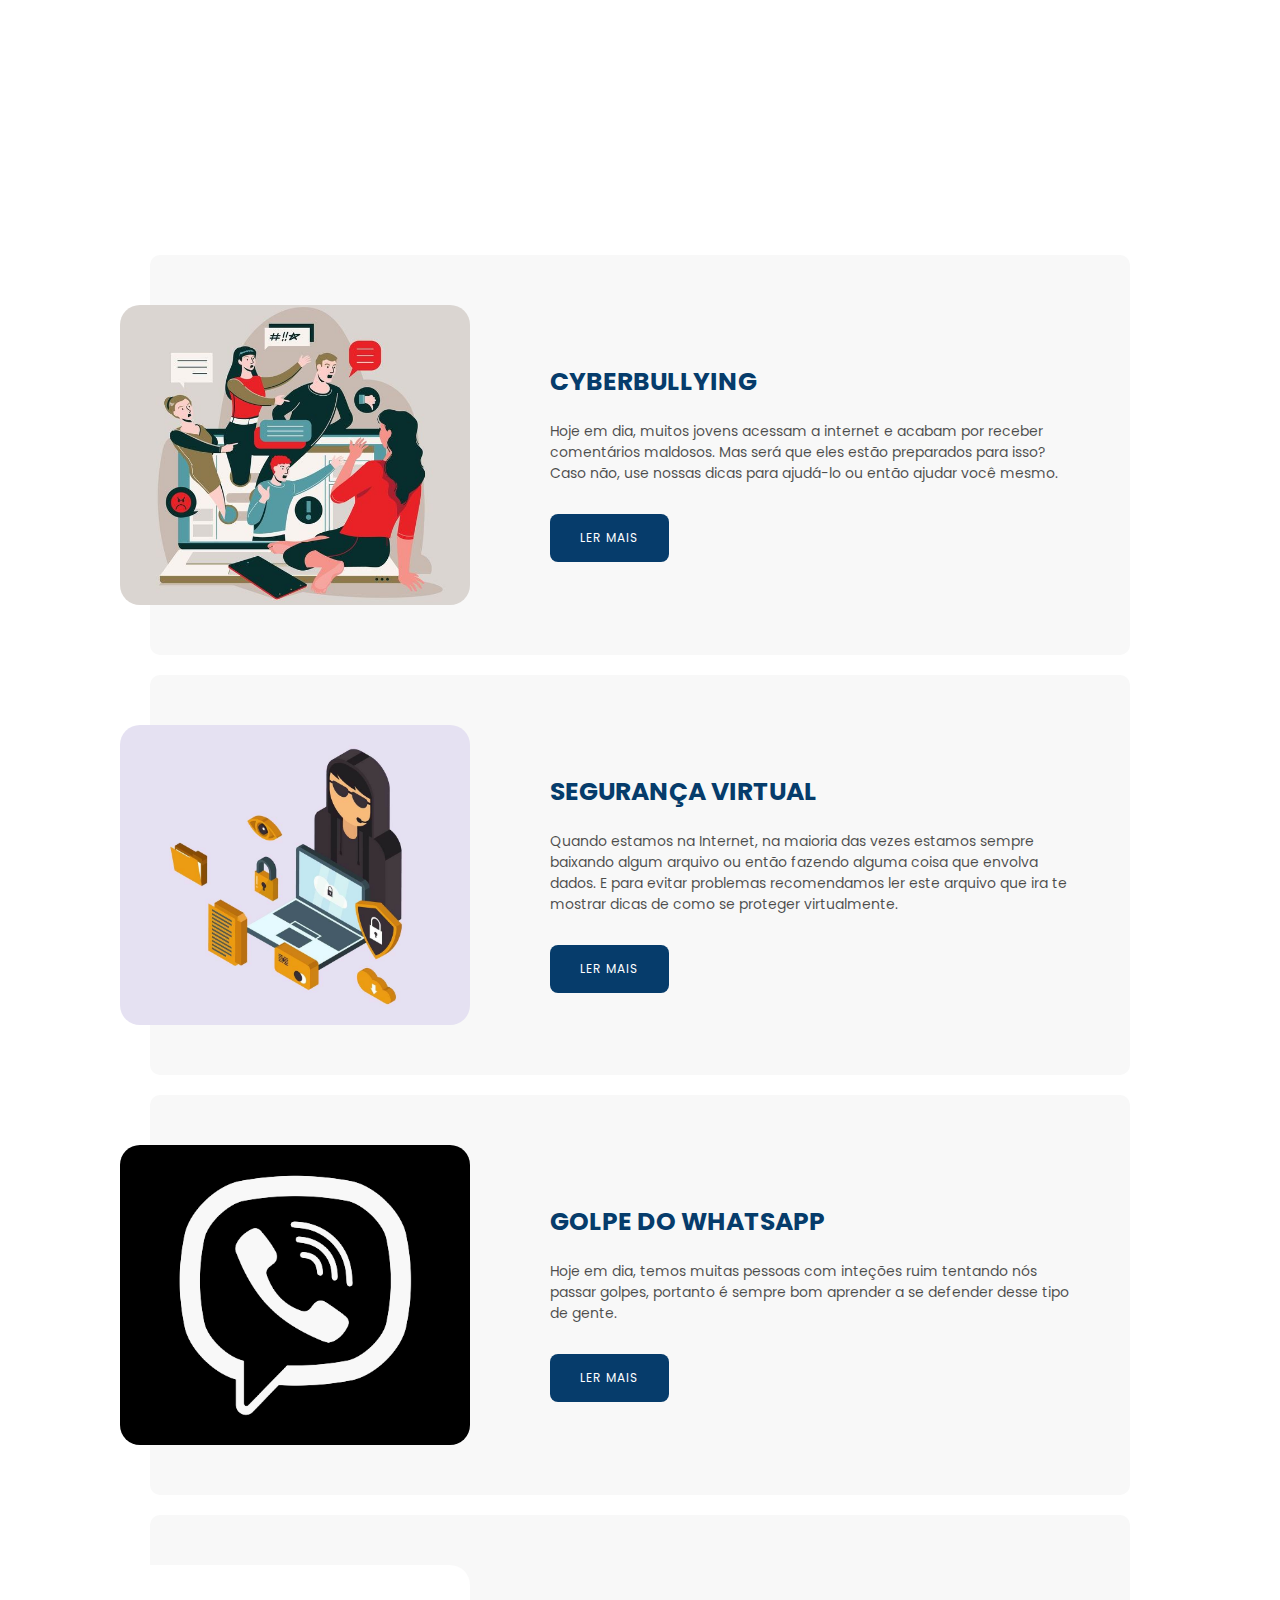
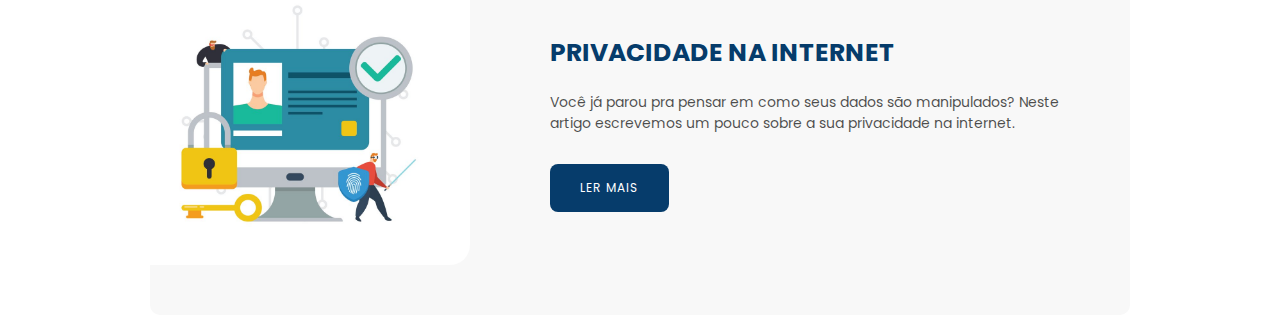
<file: posts/posts.html>
<!DOCTYPE html>
<html lang="en">

<head>
  <title>Nossas postagens</title>
  <meta charset="UTF-8">
  <meta name="viewport" content="width=device-width, initial-scale=1.0">
  <link rel="stylesheet" href="../style/posts.css">

</head>

<body>
  <div class="title">
    <h1></h1>
  </div>
  <div class="blogPost">
    <div class="postImg">
      <img src="../img/blogpost/bully.jpg">
    </div>
    <div class="postInfo">
      <h1 class="postTitle">Cyberbullying</h1>
      <p class="postText">Hoje em dia, muitos jovens acessam a internet e acabam por receber comentários maldosos. Mas será que eles estão preparados para isso? Caso não, use nossas dicas para ajudá-lo ou então ajudar você mesmo.
      </p>
      <a href="../articles/cyberb.html" class="enterPost">Ler mais</a>
    </div>
  </div>
  <div class="blogPost">
    <div class="postImg">
      <img src="../img/blogpost/hack.jpg">
    </div>
    <div class="postInfo">
      <h1 class="postTitle">Segurança virtual</h1>
      <p class="postText">Quando estamos na Internet, na maioria das vezes estamos sempre baixando algum arquivo ou então fazendo alguma coisa que envolva dados. E para evitar problemas recomendamos ler este arquivo que ira te mostrar dicas de como se proteger virtualmente. 
      </p>
      <a href="../articles/sec.html" class="enterPost">Ler mais</a>
    </div>
  </div>
 <div class="blogPost">
    <div class="postImg">
      <img src="../img/blogpost/uatizap.jpg">
    </div>
    <div class="postInfo">
      <h1 class="postTitle">Golpe do Whatsapp</h1>
      <p class="postText">Hoje em dia, temos muitas pessoas com inteções ruim tentando nós passar golpes, portanto é sempre bom aprender a se defender desse tipo de gente.
      </p>
      <a href="../articles/zapzap.html" class="enterPost">Ler mais</a>
    </div>
  </div>
  <div class="blogPost">
    <div class="postImg">
      <img src="../img/blogpost/privacidade.jpg">
    </div>
    <div class="postInfo">
      <h1 class="postTitle">Privacidade na internet</h1>
      <p class="postText">Você já parou pra pensar em como seus dados são manipulados? Neste artigo escrevemos um pouco sobre a sua privacidade na internet. 
      </p>
      <a href="../articles/privacidade.html" class="enterPost">Ler mais</a>
    </div>
  </div>

</body>

</html>
</file>
<file: style/style.css>
@import url('https://fonts.googleapis.com/css2?family=Poppins:wght@300&display=swap');
*{
  margin: 0;
  padding: 0;
  box-sizing: border-box;
  font-family: 'Poppins', sans-serif;
}

html,body{
  overflow-x: hidden;
}

section{
  position: relative;
  width: 100%;
  min-height: 100vh;
  padding: 100px;
  display: flex;
  justify-content: space-between;
  align-items: center;
  background: #fff;
}

header{
  position: absolute;
  top: 0;
  left: 0;
  width: 100%;
  padding: 20px 100px;
  display: flex;
  justify-content: space-between;
  align-items: center;
}

header a{
  text-decoration: none;
}

header .logo{
  position: relative;
  max-width: 80px;
}

header ul{
  position: relative;
  display: none;
}

header ul li{
  list-style: none;
}

header ul li a{
  cursor: pointer;
  display: inline-block;
  color: #0d0d0d;
  font-weight: bold;
  margin-left: 20px;
  text-decoration: none;
}

.content{
  position: relative;
  width: 100%;
  display: flex;
  justify-content: space-between;
  align-items: center;
}

.content .textBox{
  position: relative;
  max-width: 600px;
}

.content .textBox h2{
  color: #0d0d0d;
  font-size: 4em;
  line-height: 1.4em;
  font-weight: 400;
}

.content .textBox h2 > span{
  color: #063c6b;
  font-size: 1.2em;
  font-weight: 600;
}

.content .textBox p{
  color: #333;
  font-weight: 600;
}

.content .textBox a{
  display: inline-block;
  margin-top: 20px;
  padding: 8px 20px;
  background: #063c6b;
  color: #fff;
  border-radius: 40px;
  font-weight: 500;
  letter-spacing: 1px;
  text-decoration: none;
  transition: all .3s;
}

.content .textBox a:hover{
  background: #257ecc;

}

.content .imgBox{
  width: 600px;
  display: flex;
  justify-content: flex-end;
  padding-right: 50px;
  margin-top: 50px;
}

.content .imgBox img{
  margin-top: 200px;
  margin-right: -300px;
  max-width: 900px;
}

.circle{
  position: absolute;
  top: 0;
  left: 0;
  width: 100%;
  height: 100%;
  background: #063c6b;
  clip-path: circle(600px at right 750px);
}


@media(max-width: 991px){
  html,body{
    overflow-x: hidden;
    overflow-y: auto;
  }

  header{
    padding: 20px;
  }
  
  header .logo{
    max-width: 60px;
  }

  header ul{
    display: none;
  }

  .toggle{
    position: relative;
    width: 30px;
    height: 30px;
    cursor: pointer;
    background: url(../img/menu/menu.png);
    background-size: 30px;
    background-position: center;
    background-repeat: no-repeat;
    filter: invert(1);
    display: none;
  }
  
  .toggle.active{
    background: url(../img/menu/close.png);
    background-size: 25px;
    background-position: center;
    background-repeat: no-repeat;
    z-index: 11;
  }

  header ul.navigation.active{
    position: fixed;
    top: 0;
    left: 0;
    width: 100%;
    height: 100%;
    display: flex;
    justify-content: center;
    align-items: center;
    flex-direction: column;
    background: #fff;
    z-index: 10;
  }
  section{
    padding: 20px 20px 120px;
  }

  .content{
    flex-direction: column;
    margin-top: 100px;
  }
  
  .content .textBox h2{
    font-size: 2.5em;
    margin-bottom: 15px;
  }

  .content .textBox{
    max-width: 100%;
  }

  .circle{
    clip-path: circle(350px at center bottom)
  }

  .content .imgBox{
    margin-top: -220px;
    margin-right: 300px;
    width: 100%;
    justify-content: center;
  }

  .content .imgBox img{
    max-width: 450px;
  }

}
</file>
<file: articles/artigoHTML.css>
@import url('https://fonts.googleapis.com/css2?family=Poppins&display=swap');
*{
    font-family: 'Poppins', sans-serif;
    margin: 0 auto;
    text-align: justify;
    width: 50em;
}    
    
@media (max-width: 991px){
    *{
	width: 95%;
	margin: auto;
	font-size: 15px;
    }
}
</file>
<file: style/posts.css>
@import url('https://fonts.googleapis.com/css2?family=Poppins:wght@300&display=swap');

*{
  margin: 0;
  padding: 0;
  box-sizing: border-box;
  font-family: 'Poppins', sans-serif;
}

html{
  font-size: 10px;
}


body{
  width: 100%;
  height: 100vh;
  display: flex;
  align-items: center;
  justify-content: center;
  background: #fff;
  padding: 0 1.5rem;
  flex-direction: column;
}

img{
  border-radius: 50%;
}

.title{
  margin-top: 100%;
}
.blogPost{
  margin-top: 20px;
  width: 100%;
  max-width: 98rem;
  padding: 5rem;
  background-color: #f8f8f8;
  box-shadow: 1.4rem 8rem rbg(0,0,0,.2);
  display: flex;
  align-items: center;
  border-radius: 1rem;
}

.postImg{
  border-radius: 20px;
  min-width: 35rem;
  max-width: 35rem;
  height: 30rem;
  transform: translateX(-8rem);
  position: relative;
}

.postImg img{
  width: 100%;
  height: 100%;
  object-fit: cover;
  display: block;
  border-radius: 2rem;
}

.postImg::before{
  content: '';
  width: 100%;
  height: 100%;
  position: absolute;
  top: 0;
  left: 0;
  box-shadow: .5rem .5rem 3rem 1 px rgba(0, 0, 0, .05);
}

.postTitle{
  font-size: 2.5rem;
  margin: 1.5rem 0 2rem;
  text-transform: uppercase;
  color: #063c6b;
}

.postText{
  margin-bottom: 3rem;
  font-size: 1.4rem;
  color: rgba(0, 0, 0, .7);
}

.enterPost{
  display: inline-block;
  padding: 1.5rem 3rem;
  letter-spacing: 1px;
  text-transform: uppercase;
  font-size: 1.2rem;
  color: #fff;
  background-color: #063c6b;
  border-radius: .8rem;
  text-decoration: none;
  transition: all .3s;
}

.enterPost:hover{
  background-color: #257ecc;
}

@media screen and (max-width: 991px) {

  .title{
    margin-top: 300%;
  }

  .blogPost{
    margin-top: 70px;
    padding: 2.5rem;
    flex-direction: column;
  }

  .postImg{
    min-width: 100%;
    max-width: 100%;
    transform: translate(0, -8rem);
  }



}
</file>
